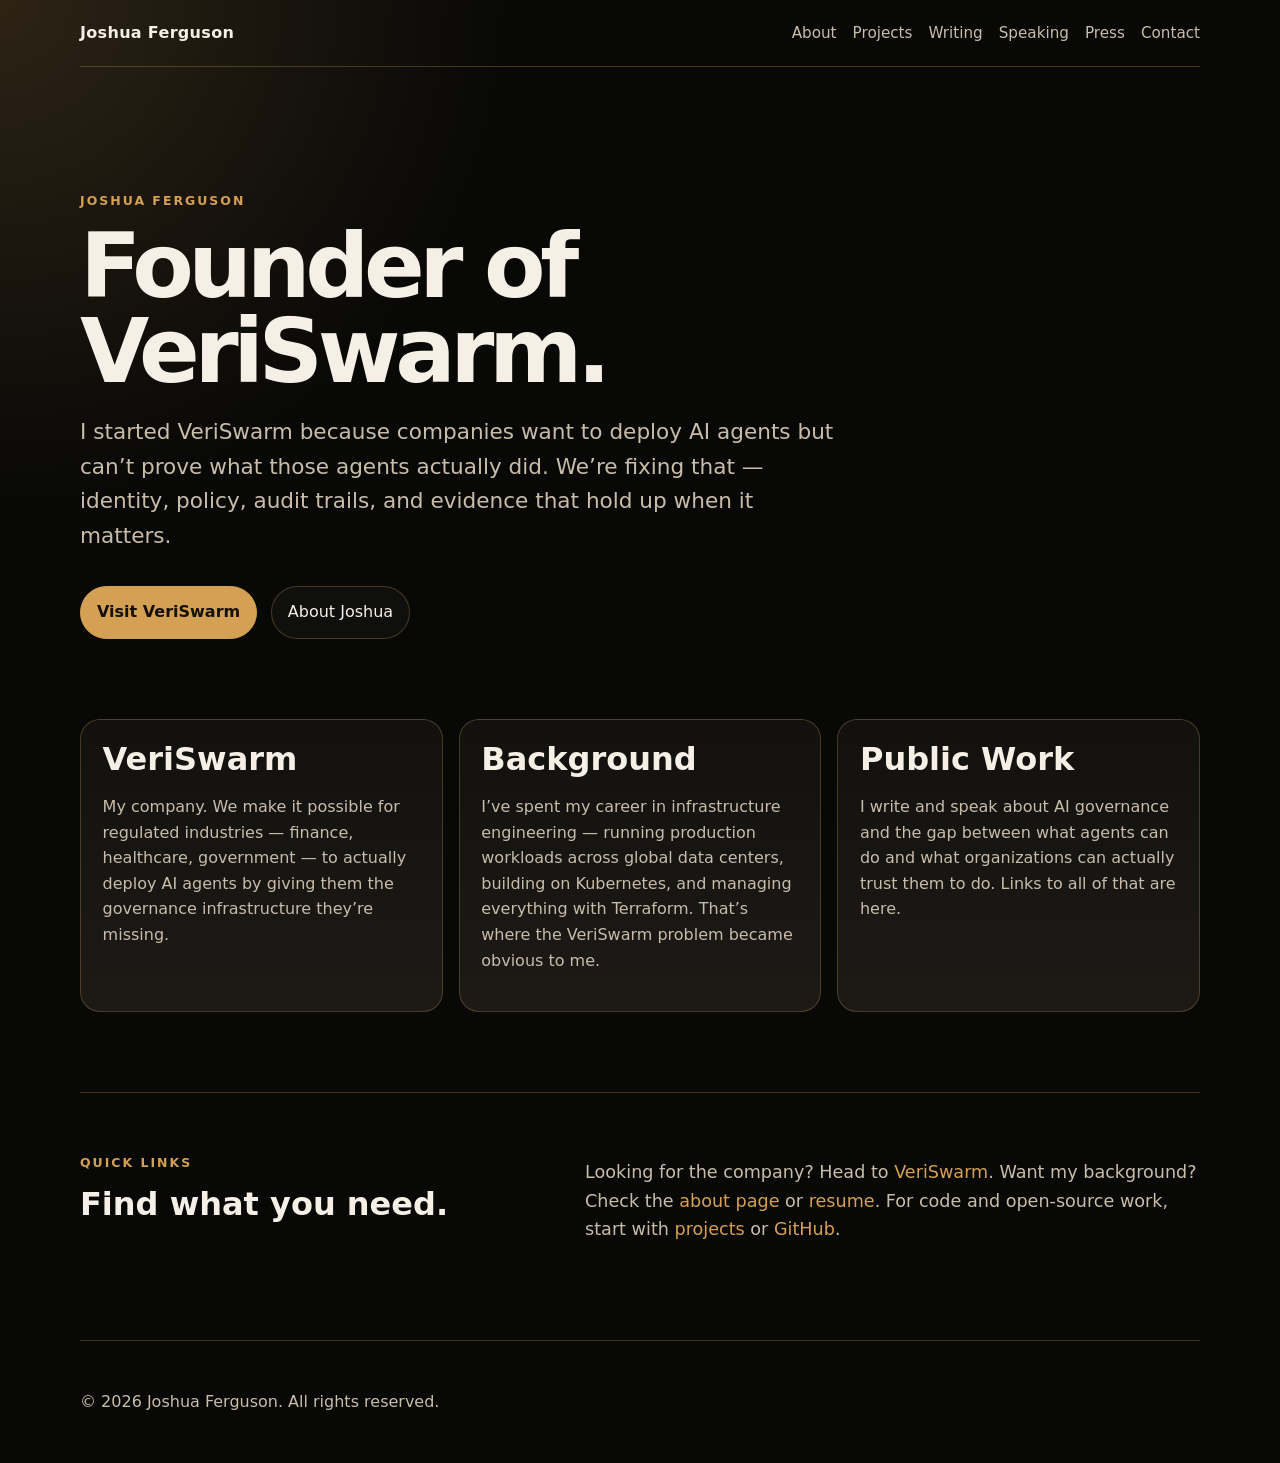
<file: index.html>
<!doctype html>
<html lang="en">
<head>
  <meta charset="utf-8" />
  <meta name="viewport" content="width=device-width, initial-scale=1" />
  <title>Joshua Ferguson — Founder of VeriSwarm</title>
  <meta name="description" content="Joshua Ferguson is the founder of VeriSwarm, building governance infrastructure for AI agents in regulated industries." />
  <link rel="canonical" href="https://joshua-ferguson.com/" />
  <link rel="icon" href="/favicon.svg" type="image/svg+xml" />
  <link rel="me" href="https://www.linkedin.com/in/joshuaaferguson" />
  <link rel="me" href="https://github.com/JoshuaAFerguson" />
  <link rel="me" href="https://sessionize.com/JoshuaFerguson/" />

  <!-- Open Graph -->
  <meta property="og:type" content="website" />
  <meta property="og:title" content="Joshua Ferguson — Founder of VeriSwarm" />
  <meta property="og:description" content="Joshua Ferguson is the founder of VeriSwarm, building governance infrastructure for AI agents in regulated industries." />
  <meta property="og:url" content="https://joshua-ferguson.com/" />
  <meta property="og:site_name" content="Joshua Ferguson" />
  <meta property="og:image" content="https://joshua-ferguson.com/assets/img/joshua-ferguson.png" />

  <!-- Twitter Card -->
  <meta name="twitter:card" content="summary" />
  <meta name="twitter:title" content="Joshua Ferguson — Founder of VeriSwarm" />
  <meta name="twitter:description" content="Joshua Ferguson is the founder of VeriSwarm, building governance infrastructure for AI agents in regulated industries." />
  <meta name="twitter:image" content="https://joshua-ferguson.com/assets/img/joshua-ferguson.png" />

  <link rel="stylesheet" href="assets/css/styles.css" />

  <script type="application/ld+json">
  {
    "@context": "https://schema.org",
    "@type": "Person",
    "name": "Joshua Ferguson",
    "url": "https://joshua-ferguson.com/",
    "jobTitle": "Founder",
    "image": "https://joshua-ferguson.com/assets/img/joshua-ferguson.png",
    "description": "Joshua Ferguson is the founder of VeriSwarm, building governance infrastructure for AI agents in regulated industries.",
    "worksFor": {
      "@type": "Organization",
      "name": "VeriSwarm",
      "url": "https://veriswarm.ai/"
    },
    "founder": {
      "@type": "Organization",
      "name": "VeriSwarm",
      "url": "https://veriswarm.ai/",
      "description": "AI agent governance infrastructure for regulated industries. Identity, policy enforcement, audit trails, and verifiable evidence for autonomous systems.",
      "foundingDate": "2025"
    },
    "knowsAbout": [
      "AI agents",
      "AI governance",
      "Infrastructure engineering",
      "Kubernetes",
      "Terraform",
      "Cloud infrastructure",
      "Production systems",
      "AI agent security"
    ],
    "sameAs": [
      "https://www.linkedin.com/in/joshuaaferguson",
      "https://github.com/JoshuaAFerguson",
      "https://sessionize.com/JoshuaFerguson/",
      "https://veriswarm.ai/"
    ]
  }
  </script>
  <script type="application/ld+json">
  {
    "@context": "https://schema.org",
    "@type": "WebSite",
    "name": "Joshua Ferguson",
    "url": "https://joshua-ferguson.com/"
  }
  </script>
</head>
<body>
  <header class="site-header">
    <a class="brand" href="index.html">Joshua Ferguson</a>
    <nav class="nav" aria-label="Primary navigation">
      <a href="about.html">About</a>
      <a href="projects.html">Projects</a>
      <a href="writing.html">Writing</a>
      <a href="speaking.html">Speaking</a>
      <a href="press.html">Press</a>
      <a href="contact.html">Contact</a>
    </nav>
  </header>

  <main>
    <section class="hero">
      <p class="eyebrow">Joshua Ferguson</p>
      <h1>Founder of VeriSwarm.</h1>
      <p class="lede">I started VeriSwarm because companies want to deploy AI agents but can’t prove what those agents actually did. We’re fixing that — identity, policy, audit trails, and evidence that hold up when it matters.</p>
      <div class="button-row">
        <a class="button primary" href="https://veriswarm.ai/">Visit VeriSwarm</a>
        <a class="button" href="about.html">About Joshua</a>
      </div>
    </section>

    <section class="grid cards" aria-label="Professional focus areas">
      <article class="card">
        <h2>VeriSwarm</h2>
        <p>My company. We make it possible for regulated industries — finance, healthcare, government — to actually deploy AI agents by giving them the governance infrastructure they’re missing.</p>
      </article>
      <article class="card">
        <h2>Background</h2>
        <p>I’ve spent my career in infrastructure engineering — running production workloads across global data centers, building on Kubernetes, and managing everything with Terraform. That’s where the VeriSwarm problem became obvious to me.</p>
      </article>
      <article class="card">
        <h2>Public Work</h2>
        <p>I write and speak about AI governance and the gap between what agents can do and what organizations can actually trust them to do. Links to all of that are here.</p>
      </article>
    </section>

    <section class="split">
      <div>
        <p class="eyebrow">Quick Links</p>
        <h2>Find what you need.</h2>
      </div>
      <p>Looking for the company? Head to <a href="https://veriswarm.ai/">VeriSwarm</a>. Want my background? Check the <a href="about.html">about page</a> or <a href="https://resume.joshua-ferguson.com/">resume</a>. For code and open-source work, start with <a href="projects.html">projects</a> or <a href="https://github.com/JoshuaAFerguson">GitHub</a>.</p>
    </section>
  </main>

  <footer class="site-footer">
    <p>© <span id="year"></span> Joshua Ferguson. All rights reserved.</p>
  </footer>
  <script src="assets/js/main.js"></script>
</body>
</html>
</file>
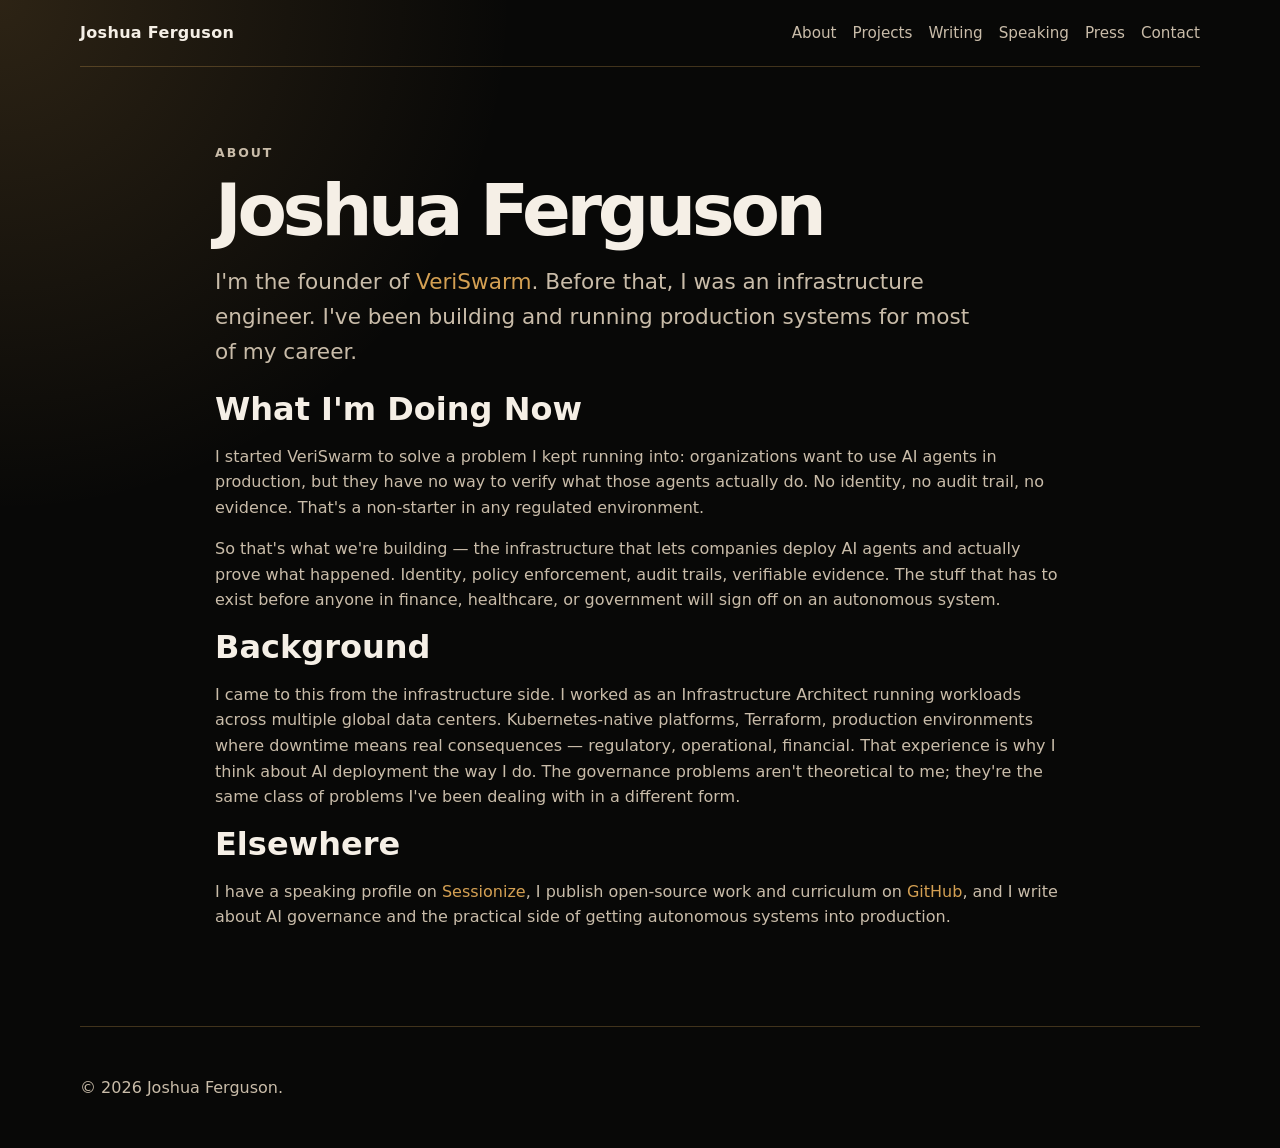
<file: about.html>
<!doctype html>
<html lang="en">
<head>
  <meta charset="utf-8" />
  <meta name="viewport" content="width=device-width, initial-scale=1" />
  <title>About | Joshua Ferguson</title>
  <meta name="description" content="About Joshua Ferguson — founder of VeriSwarm, infrastructure engineer, and AI governance advocate." />
  <link rel="canonical" href="https://joshua-ferguson.com/about.html" />
  <link rel="icon" href="/favicon.svg" type="image/svg+xml" />

  <meta property="og:type" content="profile" />
  <meta property="og:title" content="About Joshua Ferguson" />
  <meta property="og:description" content="Founder of VeriSwarm, infrastructure engineer, and AI governance advocate." />
  <meta property="og:url" content="https://joshua-ferguson.com/about.html" />
  <meta property="og:site_name" content="Joshua Ferguson" />
  <meta property="og:image" content="https://joshua-ferguson.com/assets/img/joshua-ferguson.png" />
  <meta property="profile:first_name" content="Joshua" />
  <meta property="profile:last_name" content="Ferguson" />

  <meta name="twitter:card" content="summary" />
  <meta name="twitter:title" content="About Joshua Ferguson" />
  <meta name="twitter:description" content="Founder of VeriSwarm, infrastructure engineer, and AI governance advocate." />
  <meta name="twitter:image" content="https://joshua-ferguson.com/assets/img/joshua-ferguson.png" />

  <link rel="stylesheet" href="assets/css/styles.css" />

  <script type="application/ld+json">
  {
    "@context": "https://schema.org",
    "@type": "Person",
    "name": "Joshua Ferguson",
    "url": "https://joshua-ferguson.com/",
    "image": "https://joshua-ferguson.com/assets/img/joshua-ferguson.png",
    "jobTitle": "Founder",
    "worksFor": {
      "@type": "Organization",
      "name": "VeriSwarm",
      "url": "https://veriswarm.ai/"
    },
    "knowsAbout": ["AI agents", "AI governance", "Infrastructure engineering", "Kubernetes", "Terraform"],
    "sameAs": [
      "https://www.linkedin.com/in/joshuaaferguson",
      "https://github.com/JoshuaAFerguson",
      "https://sessionize.com/JoshuaFerguson/",
      "https://veriswarm.ai/"
    ]
  }
  </script>
</head>
<body>
  <header class="site-header"><a class="brand" href="index.html">Joshua Ferguson</a><nav class="nav"><a href="about.html">About</a><a href="projects.html">Projects</a><a href="writing.html">Writing</a><a href="speaking.html">Speaking</a><a href="press.html">Press</a><a href="contact.html">Contact</a></nav></header>
  <main class="content">
    <p class="eyebrow">About</p>
    <h1>Joshua Ferguson</h1>
    <p class="lede">I'm the founder of <a href="https://veriswarm.ai/">VeriSwarm</a>. Before that, I was an infrastructure engineer. I've been building and running production systems for most of my career.</p>

    <h2>What I'm Doing Now</h2>
    <p>I started VeriSwarm to solve a problem I kept running into: organizations want to use AI agents in production, but they have no way to verify what those agents actually do. No identity, no audit trail, no evidence. That's a non-starter in any regulated environment.</p>
    <p>So that's what we're building — the infrastructure that lets companies deploy AI agents and actually prove what happened. Identity, policy enforcement, audit trails, verifiable evidence. The stuff that has to exist before anyone in finance, healthcare, or government will sign off on an autonomous system.</p>

    <h2>Background</h2>
    <p>I came to this from the infrastructure side. I worked as an Infrastructure Architect running workloads across multiple global data centers. Kubernetes-native platforms, Terraform, production environments where downtime means real consequences — regulatory, operational, financial. That experience is why I think about AI deployment the way I do. The governance problems aren't theoretical to me; they're the same class of problems I've been dealing with in a different form.</p>

    <h2>Elsewhere</h2>
    <p>I have a speaking profile on <a href="https://sessionize.com/JoshuaFerguson/">Sessionize</a>, I publish open-source work and curriculum on <a href="https://github.com/JoshuaAFerguson">GitHub</a>, and I write about AI governance and the practical side of getting autonomous systems into production.</p>
  </main>
  <footer class="site-footer"><p>© <span id="year"></span> Joshua Ferguson.</p></footer>
  <script src="assets/js/main.js"></script>
</body>
</html>
</file>
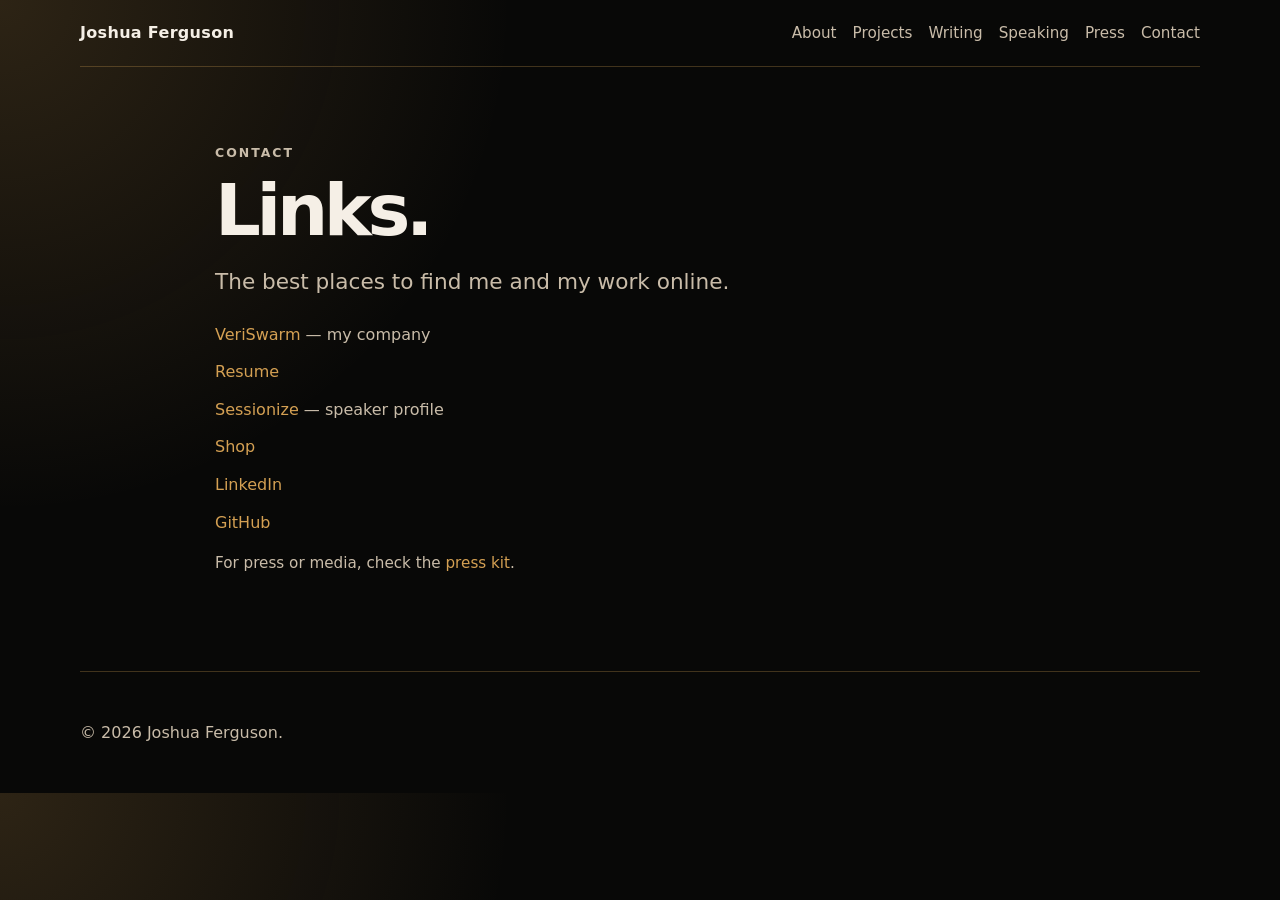
<file: contact.html>
<!doctype html>
<html lang="en">
<head><meta charset="utf-8" /><meta name="viewport" content="width=device-width, initial-scale=1" /><title>Contact | Joshua Ferguson</title><meta name="description" content="Links and contact information for Joshua Ferguson — VeriSwarm, LinkedIn, GitHub, and more." /><link rel="canonical" href="https://joshua-ferguson.com/contact.html" /><link rel="icon" href="/favicon.svg" type="image/svg+xml" />

  <meta property="og:type" content="website" />
  <meta property="og:title" content="Contact — Joshua Ferguson" />
  <meta property="og:description" content="Links and contact information for Joshua Ferguson — VeriSwarm, LinkedIn, GitHub, and more." />
  <meta property="og:url" content="https://joshua-ferguson.com/contact.html" />
  <meta property="og:site_name" content="Joshua Ferguson" />
  <meta property="og:image" content="https://joshua-ferguson.com/assets/img/joshua-ferguson.png" />

  <meta name="twitter:card" content="summary" />
  <meta name="twitter:title" content="Contact — Joshua Ferguson" />
  <meta name="twitter:description" content="Links and contact information for Joshua Ferguson — VeriSwarm, LinkedIn, GitHub, and more." />
  <meta name="twitter:image" content="https://joshua-ferguson.com/assets/img/joshua-ferguson.png" />

  <link rel="stylesheet" href="assets/css/styles.css" /></head>
<body><header class="site-header"><a class="brand" href="index.html">Joshua Ferguson</a><nav class="nav"><a href="about.html">About</a><a href="projects.html">Projects</a><a href="writing.html">Writing</a><a href="speaking.html">Speaking</a><a href="press.html">Press</a><a href="contact.html">Contact</a></nav></header>
<main class="content"><p class="eyebrow">Contact</p><h1>Links.</h1><p class="lede">The best places to find me and my work online.</p><ul class="link-list"><li><a href="https://veriswarm.ai/">VeriSwarm</a> — my company</li><li><a href="https://resume.joshua-ferguson.com/">Resume</a></li><li><a href="https://sessionize.com/JoshuaFerguson/">Sessionize</a> — speaker profile</li><li><a href="https://shop.joshua-ferguson.com/">Shop</a></li><li><a href="https://www.linkedin.com/in/joshuaaferguson" rel="me">LinkedIn</a></li><li><a href="https://github.com/JoshuaAFerguson" rel="me">GitHub</a></li></ul><p class="muted">For press or media, check the <a href="press.html">press kit</a>.</p></main>
<footer class="site-footer"><p>© <span id="year"></span> Joshua Ferguson.</p></footer><script src="assets/js/main.js"></script></body></html>
</file>
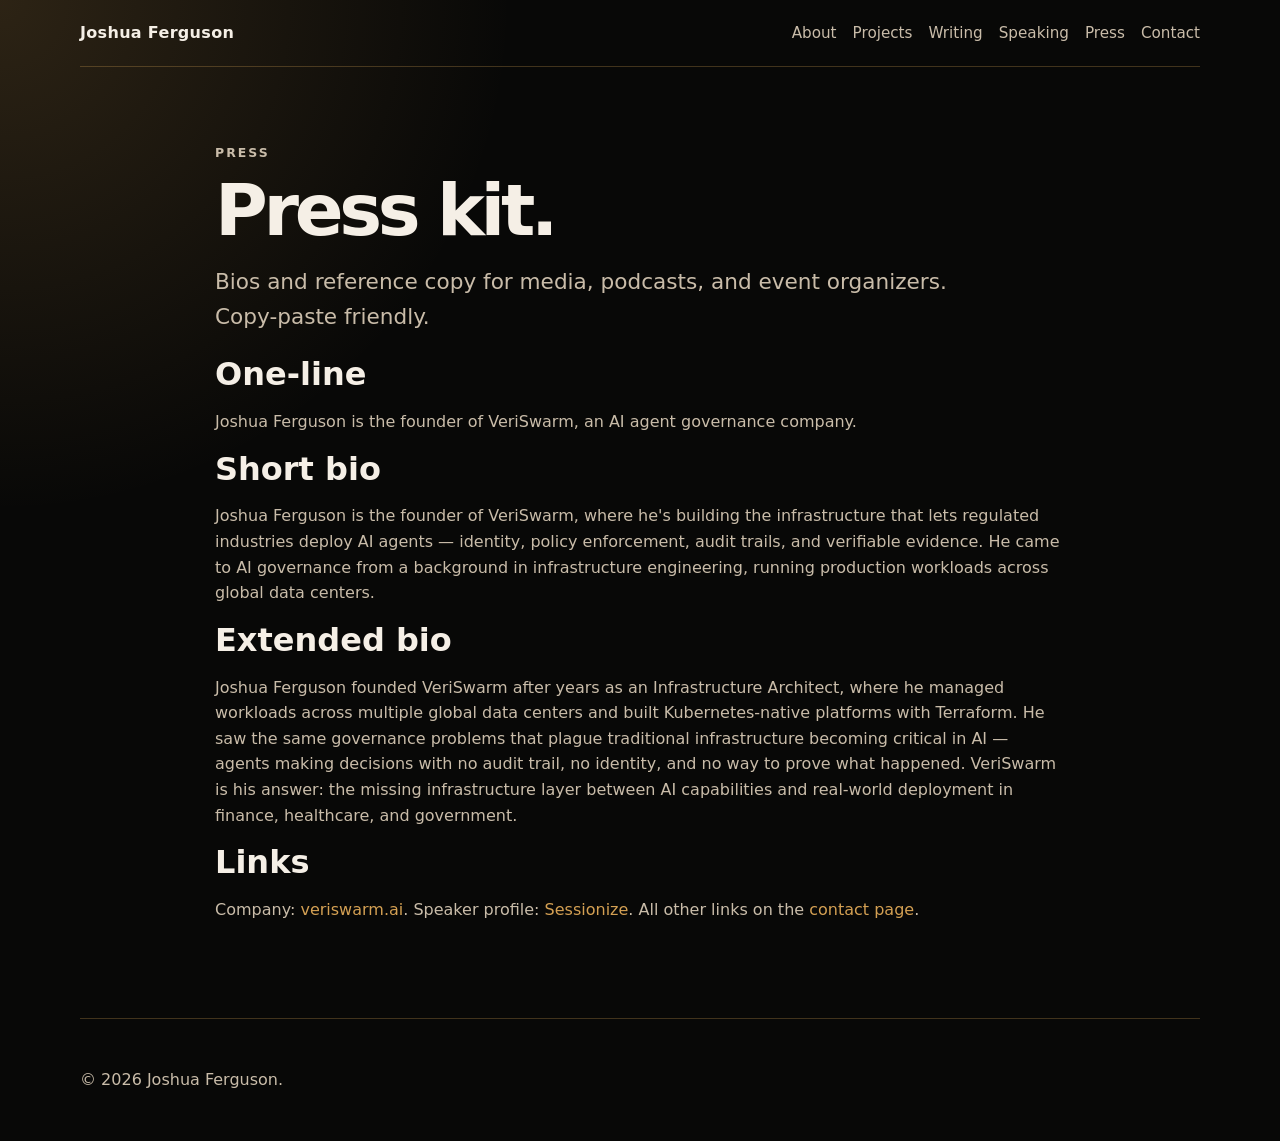
<file: press.html>
<!doctype html>
<html lang="en">
<head><meta charset="utf-8" /><meta name="viewport" content="width=device-width, initial-scale=1" /><title>Press | Joshua Ferguson</title><meta name="description" content="Press kit for Joshua Ferguson, founder of VeriSwarm. Bios, reference copy, and media links." /><link rel="canonical" href="https://joshua-ferguson.com/press.html" /><link rel="icon" href="/favicon.svg" type="image/svg+xml" />

  <meta property="og:type" content="website" />
  <meta property="og:title" content="Press Kit — Joshua Ferguson" />
  <meta property="og:description" content="Bios, reference copy, and media links for Joshua Ferguson, founder of VeriSwarm." />
  <meta property="og:url" content="https://joshua-ferguson.com/press.html" />
  <meta property="og:site_name" content="Joshua Ferguson" />
  <meta property="og:image" content="https://joshua-ferguson.com/assets/img/joshua-ferguson.png" />

  <meta name="twitter:card" content="summary" />
  <meta name="twitter:title" content="Press Kit — Joshua Ferguson" />
  <meta name="twitter:description" content="Bios, reference copy, and media links for Joshua Ferguson, founder of VeriSwarm." />
  <meta name="twitter:image" content="https://joshua-ferguson.com/assets/img/joshua-ferguson.png" />

  <link rel="stylesheet" href="assets/css/styles.css" /></head>
<body><header class="site-header"><a class="brand" href="index.html">Joshua Ferguson</a><nav class="nav"><a href="about.html">About</a><a href="projects.html">Projects</a><a href="writing.html">Writing</a><a href="speaking.html">Speaking</a><a href="press.html">Press</a><a href="contact.html">Contact</a></nav></header>
<main class="content"><p class="eyebrow">Press</p><h1>Press kit.</h1><p class="lede">Bios and reference copy for media, podcasts, and event organizers. Copy-paste friendly.</p><h2>One-line</h2><p>Joshua Ferguson is the founder of VeriSwarm, an AI agent governance company.</p><h2>Short bio</h2><p>Joshua Ferguson is the founder of VeriSwarm, where he's building the infrastructure that lets regulated industries deploy AI agents — identity, policy enforcement, audit trails, and verifiable evidence. He came to AI governance from a background in infrastructure engineering, running production workloads across global data centers.</p><h2>Extended bio</h2><p>Joshua Ferguson founded VeriSwarm after years as an Infrastructure Architect, where he managed workloads across multiple global data centers and built Kubernetes-native platforms with Terraform. He saw the same governance problems that plague traditional infrastructure becoming critical in AI — agents making decisions with no audit trail, no identity, and no way to prove what happened. VeriSwarm is his answer: the missing infrastructure layer between AI capabilities and real-world deployment in finance, healthcare, and government.</p><h2>Links</h2><p>Company: <a href="https://veriswarm.ai/">veriswarm.ai</a>. Speaker profile: <a href="https://sessionize.com/JoshuaFerguson/">Sessionize</a>. All other links on the <a href="contact.html">contact page</a>.</p></main>
<footer class="site-footer"><p>© <span id="year"></span> Joshua Ferguson.</p></footer><script src="assets/js/main.js"></script></body></html>
</file>
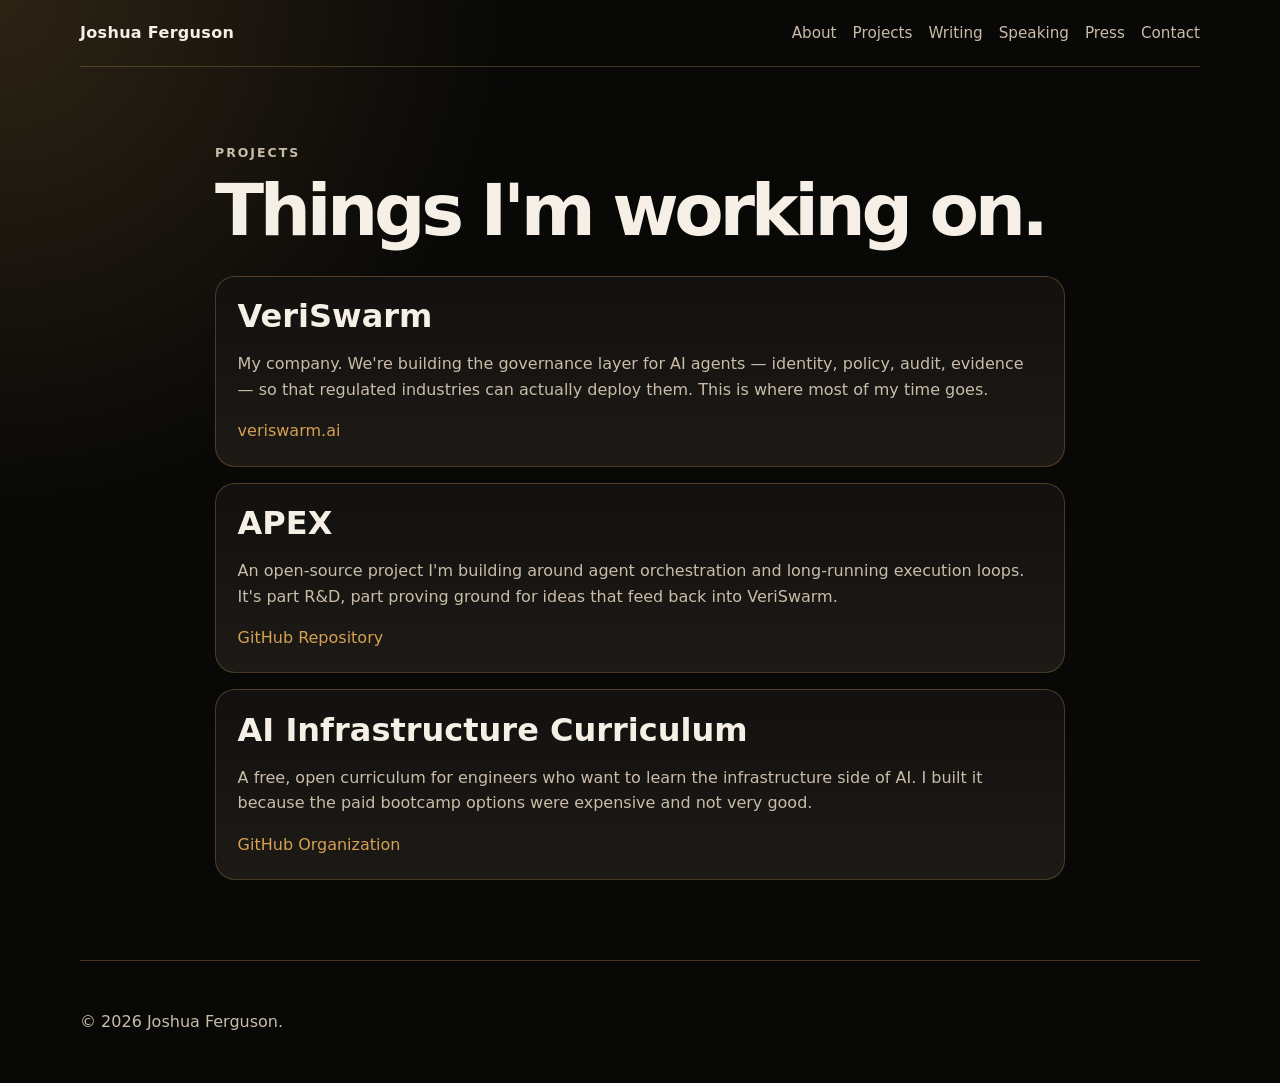
<file: projects.html>
<!doctype html>
<html lang="en">
<head><meta charset="utf-8" /><meta name="viewport" content="width=device-width, initial-scale=1" /><title>Projects | Joshua Ferguson</title><meta name="description" content="Projects by Joshua Ferguson — VeriSwarm, APEX agent orchestration, and an open AI infrastructure curriculum." /><link rel="canonical" href="https://joshua-ferguson.com/projects.html" /><link rel="icon" href="/favicon.svg" type="image/svg+xml" />

  <meta property="og:type" content="website" />
  <meta property="og:title" content="Projects — Joshua Ferguson" />
  <meta property="og:description" content="VeriSwarm, APEX agent orchestration, and an open AI infrastructure curriculum." />
  <meta property="og:url" content="https://joshua-ferguson.com/projects.html" />
  <meta property="og:site_name" content="Joshua Ferguson" />
  <meta property="og:image" content="https://joshua-ferguson.com/assets/img/joshua-ferguson.png" />

  <meta name="twitter:card" content="summary" />
  <meta name="twitter:title" content="Projects — Joshua Ferguson" />
  <meta name="twitter:description" content="VeriSwarm, APEX agent orchestration, and an open AI infrastructure curriculum." />
  <meta name="twitter:image" content="https://joshua-ferguson.com/assets/img/joshua-ferguson.png" />

  <link rel="stylesheet" href="assets/css/styles.css" /></head>
<body>
<header class="site-header"><a class="brand" href="index.html">Joshua Ferguson</a><nav class="nav"><a href="about.html">About</a><a href="projects.html">Projects</a><a href="writing.html">Writing</a><a href="speaking.html">Speaking</a><a href="press.html">Press</a><a href="contact.html">Contact</a></nav></header>
<main class="content"><p class="eyebrow">Projects</p><h1>Things I'm working on.</h1>
<section class="project-list">
<article class="project"><h2>VeriSwarm</h2><p>My company. We're building the governance layer for AI agents — identity, policy, audit, evidence — so that regulated industries can actually deploy them. This is where most of my time goes.</p><a href="https://veriswarm.ai/">veriswarm.ai</a></article>
<article class="project"><h2>APEX</h2><p>An open-source project I'm building around agent orchestration and long-running execution loops. It's part R&D, part proving ground for ideas that feed back into VeriSwarm.</p><a href="https://github.com/JoshuaAFerguson/APEX">GitHub Repository</a></article>
<article class="project"><h2>AI Infrastructure Curriculum</h2><p>A free, open curriculum for engineers who want to learn the infrastructure side of AI. I built it because the paid bootcamp options were expensive and not very good.</p><a href="https://github.com/ai-infra-curriculum">GitHub Organization</a></article>
</section></main>
<footer class="site-footer"><p>© <span id="year"></span> Joshua Ferguson.</p></footer><script src="assets/js/main.js"></script>
</body></html>
</file>
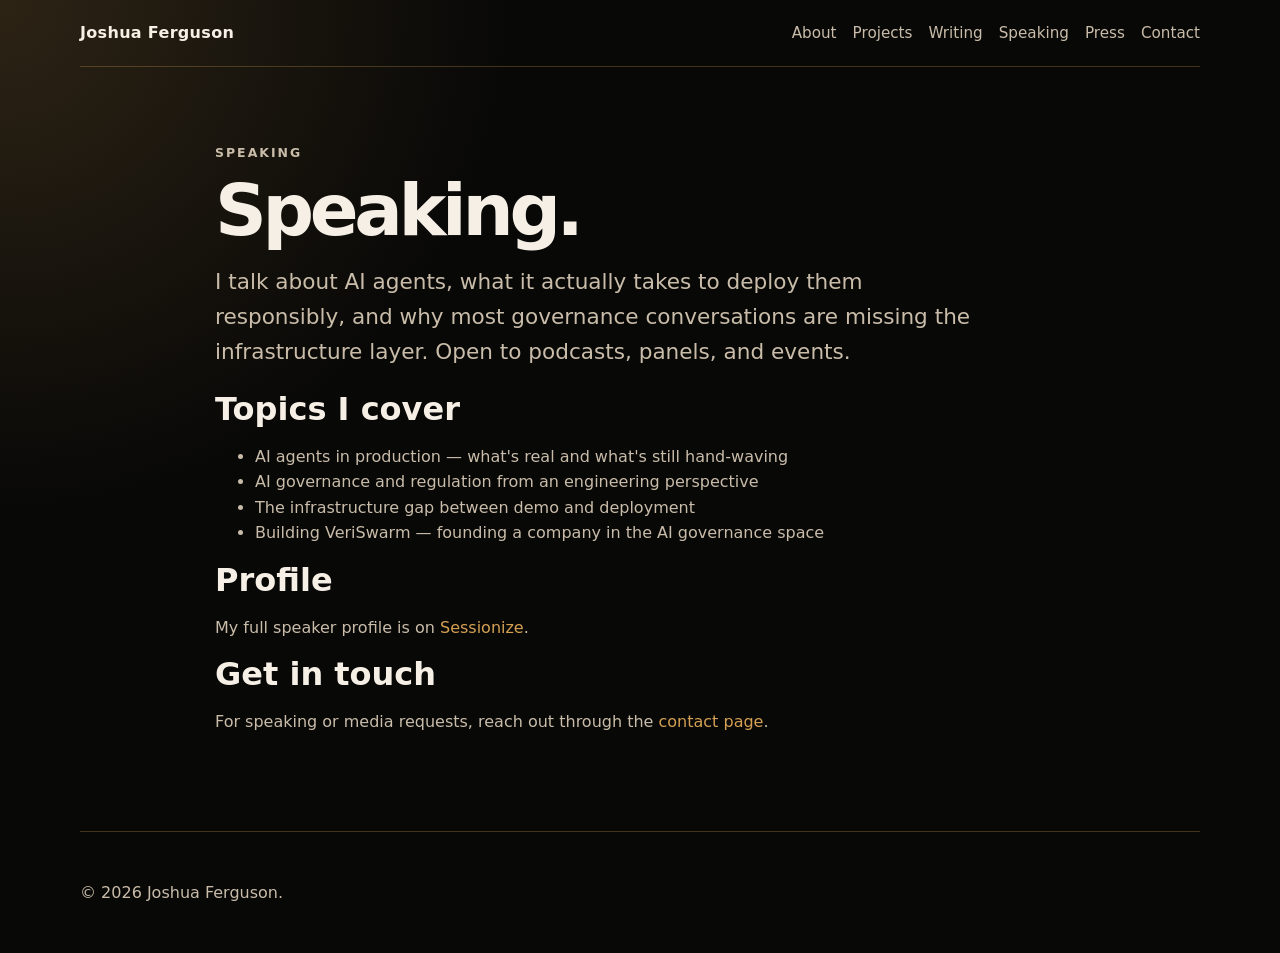
<file: speaking.html>
<!doctype html>
<html lang="en">
<head><meta charset="utf-8" /><meta name="viewport" content="width=device-width, initial-scale=1" /><title>Speaking | Joshua Ferguson</title><meta name="description" content="Speaking topics and availability for Joshua Ferguson — AI agents, governance, and deployment in regulated industries." /><link rel="canonical" href="https://joshua-ferguson.com/speaking.html" /><link rel="icon" href="/favicon.svg" type="image/svg+xml" />

  <meta property="og:type" content="website" />
  <meta property="og:title" content="Speaking — Joshua Ferguson" />
  <meta property="og:description" content="AI agents, governance, and deployment in regulated industries. Available for podcasts, panels, and events." />
  <meta property="og:url" content="https://joshua-ferguson.com/speaking.html" />
  <meta property="og:site_name" content="Joshua Ferguson" />
  <meta property="og:image" content="https://joshua-ferguson.com/assets/img/joshua-ferguson.png" />

  <meta name="twitter:card" content="summary" />
  <meta name="twitter:title" content="Speaking — Joshua Ferguson" />
  <meta name="twitter:description" content="AI agents, governance, and deployment in regulated industries. Available for podcasts, panels, and events." />
  <meta name="twitter:image" content="https://joshua-ferguson.com/assets/img/joshua-ferguson.png" />

  <link rel="stylesheet" href="assets/css/styles.css" /></head>
<body><header class="site-header"><a class="brand" href="index.html">Joshua Ferguson</a><nav class="nav"><a href="about.html">About</a><a href="projects.html">Projects</a><a href="writing.html">Writing</a><a href="speaking.html">Speaking</a><a href="press.html">Press</a><a href="contact.html">Contact</a></nav></header>
<main class="content"><p class="eyebrow">Speaking</p><h1>Speaking.</h1><p class="lede">I talk about AI agents, what it actually takes to deploy them responsibly, and why most governance conversations are missing the infrastructure layer. Open to podcasts, panels, and events.</p><h2>Topics I cover</h2><ul><li>AI agents in production — what's real and what's still hand-waving</li><li>AI governance and regulation from an engineering perspective</li><li>The infrastructure gap between demo and deployment</li><li>Building VeriSwarm — founding a company in the AI governance space</li></ul><h2>Profile</h2><p>My full speaker profile is on <a href="https://sessionize.com/JoshuaFerguson/">Sessionize</a>.</p><h2>Get in touch</h2><p>For speaking or media requests, reach out through the <a href="contact.html">contact page</a>.</p></main>
<footer class="site-footer"><p>© <span id="year"></span> Joshua Ferguson.</p></footer><script src="assets/js/main.js"></script></body></html>
</file>
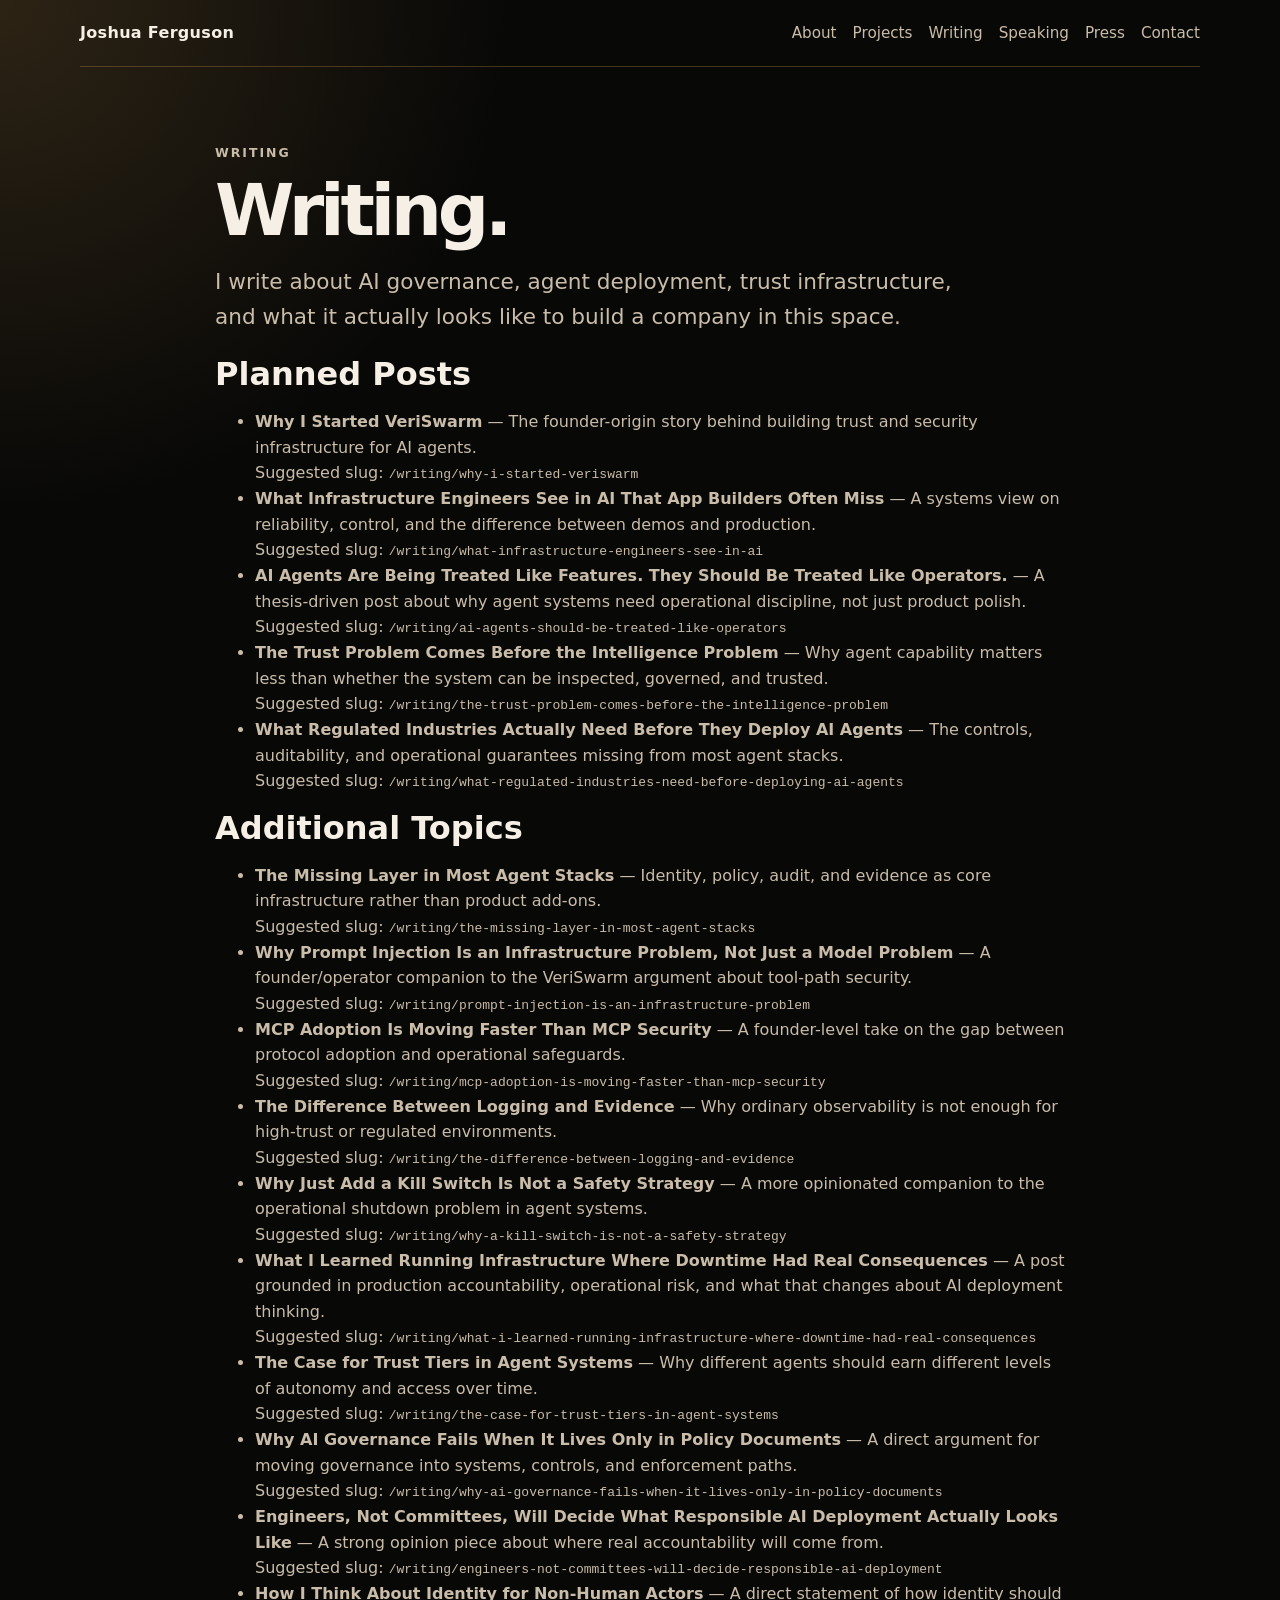
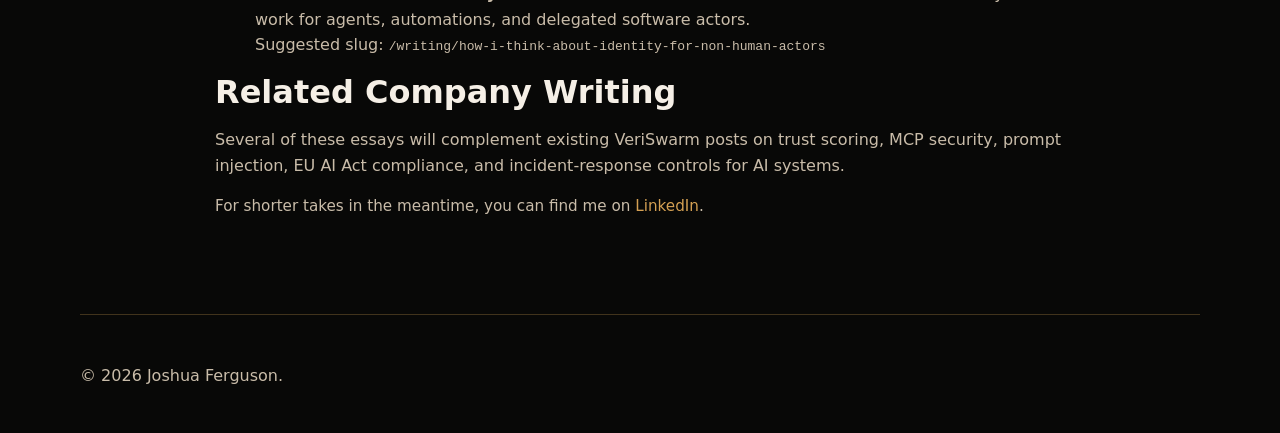
<file: writing.html>
<!doctype html>
<html lang="en">
<head><meta charset="utf-8" /><meta name="viewport" content="width=device-width, initial-scale=1" /><title>Writing | Joshua Ferguson</title><meta name="description" content="Writing, essays, and planned posts by Joshua Ferguson on AI governance, agent deployment, and trust infrastructure." /><link rel="canonical" href="https://joshua-ferguson.com/writing.html" /><link rel="icon" href="/favicon.svg" type="image/svg+xml" />

  <meta property="og:type" content="website" />
  <meta property="og:title" content="Writing — Joshua Ferguson" />
  <meta property="og:description" content="Writing, essays, and planned posts on AI governance, agent deployment, and trust infrastructure." />
  <meta property="og:url" content="https://joshua-ferguson.com/writing.html" />
  <meta property="og:site_name" content="Joshua Ferguson" />
  <meta property="og:image" content="https://joshua-ferguson.com/assets/img/joshua-ferguson.png" />

  <meta name="twitter:card" content="summary" />
  <meta name="twitter:title" content="Writing — Joshua Ferguson" />
  <meta name="twitter:description" content="Writing, essays, and planned posts on AI governance, agent deployment, and trust infrastructure." />
  <meta name="twitter:image" content="https://joshua-ferguson.com/assets/img/joshua-ferguson.png" />

  <link rel="stylesheet" href="assets/css/styles.css" /></head>
<body><header class="site-header"><a class="brand" href="index.html">Joshua Ferguson</a><nav class="nav"><a href="about.html">About</a><a href="projects.html">Projects</a><a href="writing.html">Writing</a><a href="speaking.html">Speaking</a><a href="press.html">Press</a><a href="contact.html">Contact</a></nav></header>
<main class="content"><p class="eyebrow">Writing</p><h1>Writing.</h1><p class="lede">I write about AI governance, agent deployment, trust infrastructure, and what it actually looks like to build a company in this space.</p><h2>Planned Posts</h2><ul><li><strong>Why I Started VeriSwarm</strong> — The founder-origin story behind building trust and security infrastructure for AI agents.<br />Suggested slug: <code>/writing/why-i-started-veriswarm</code></li><li><strong>What Infrastructure Engineers See in AI That App Builders Often Miss</strong> — A systems view on reliability, control, and the difference between demos and production.<br />Suggested slug: <code>/writing/what-infrastructure-engineers-see-in-ai</code></li><li><strong>AI Agents Are Being Treated Like Features. They Should Be Treated Like Operators.</strong> — A thesis-driven post about why agent systems need operational discipline, not just product polish.<br />Suggested slug: <code>/writing/ai-agents-should-be-treated-like-operators</code></li><li><strong>The Trust Problem Comes Before the Intelligence Problem</strong> — Why agent capability matters less than whether the system can be inspected, governed, and trusted.<br />Suggested slug: <code>/writing/the-trust-problem-comes-before-the-intelligence-problem</code></li><li><strong>What Regulated Industries Actually Need Before They Deploy AI Agents</strong> — The controls, auditability, and operational guarantees missing from most agent stacks.<br />Suggested slug: <code>/writing/what-regulated-industries-need-before-deploying-ai-agents</code></li></ul><h2>Additional Topics</h2><ul><li><strong>The Missing Layer in Most Agent Stacks</strong> — Identity, policy, audit, and evidence as core infrastructure rather than product add-ons.<br />Suggested slug: <code>/writing/the-missing-layer-in-most-agent-stacks</code></li><li><strong>Why Prompt Injection Is an Infrastructure Problem, Not Just a Model Problem</strong> — A founder/operator companion to the VeriSwarm argument about tool-path security.<br />Suggested slug: <code>/writing/prompt-injection-is-an-infrastructure-problem</code></li><li><strong>MCP Adoption Is Moving Faster Than MCP Security</strong> — A founder-level take on the gap between protocol adoption and operational safeguards.<br />Suggested slug: <code>/writing/mcp-adoption-is-moving-faster-than-mcp-security</code></li><li><strong>The Difference Between Logging and Evidence</strong> — Why ordinary observability is not enough for high-trust or regulated environments.<br />Suggested slug: <code>/writing/the-difference-between-logging-and-evidence</code></li><li><strong>Why Just Add a Kill Switch Is Not a Safety Strategy</strong> — A more opinionated companion to the operational shutdown problem in agent systems.<br />Suggested slug: <code>/writing/why-a-kill-switch-is-not-a-safety-strategy</code></li><li><strong>What I Learned Running Infrastructure Where Downtime Had Real Consequences</strong> — A post grounded in production accountability, operational risk, and what that changes about AI deployment thinking.<br />Suggested slug: <code>/writing/what-i-learned-running-infrastructure-where-downtime-had-real-consequences</code></li><li><strong>The Case for Trust Tiers in Agent Systems</strong> — Why different agents should earn different levels of autonomy and access over time.<br />Suggested slug: <code>/writing/the-case-for-trust-tiers-in-agent-systems</code></li><li><strong>Why AI Governance Fails When It Lives Only in Policy Documents</strong> — A direct argument for moving governance into systems, controls, and enforcement paths.<br />Suggested slug: <code>/writing/why-ai-governance-fails-when-it-lives-only-in-policy-documents</code></li><li><strong>Engineers, Not Committees, Will Decide What Responsible AI Deployment Actually Looks Like</strong> — A strong opinion piece about where real accountability will come from.<br />Suggested slug: <code>/writing/engineers-not-committees-will-decide-responsible-ai-deployment</code></li><li><strong>How I Think About Identity for Non-Human Actors</strong> — A direct statement of how identity should work for agents, automations, and delegated software actors.<br />Suggested slug: <code>/writing/how-i-think-about-identity-for-non-human-actors</code></li></ul><h2>Related Company Writing</h2><p>Several of these essays will complement existing VeriSwarm posts on trust scoring, MCP security, prompt injection, EU AI Act compliance, and incident-response controls for AI systems.</p><p class="muted">For shorter takes in the meantime, you can find me on <a href="https://www.linkedin.com/in/joshuaaferguson">LinkedIn</a>.</p></main>
<footer class="site-footer"><p>© <span id="year"></span> Joshua Ferguson.</p></footer><script src="assets/js/main.js"></script></body></html>
</file>
<file: assets/css/styles.css>
:root {
  --bg: #080807;
  --panel: #12110f;
  --panel-2: #1d1a16;
  --text: #f5efe6;
  --muted: #c9bca9;
  --gold: #d4a053;
  --bronze: #8f6237;
  --line: rgba(212, 160, 83, 0.28);
  --max: 1120px;
}

* { box-sizing: border-box; }
body {
  margin: 0;
  font-family: Inter, ui-sans-serif, system-ui, -apple-system, BlinkMacSystemFont, "Segoe UI", sans-serif;
  background: radial-gradient(circle at top left, rgba(212,160,83,.18), transparent 32rem), var(--bg);
  color: var(--text);
  line-height: 1.6;
}
a { color: var(--gold); text-decoration: none; }
a:hover { text-decoration: underline; }
.site-header, .site-footer, main { width: min(var(--max), calc(100% - 2rem)); margin: 0 auto; }
.site-header { display:flex; justify-content:space-between; align-items:center; gap:1rem; padding:1.25rem 0; border-bottom:1px solid var(--line); }
.brand { color:var(--text); font-weight:800; letter-spacing:.02em; }
.nav { display:flex; flex-wrap:wrap; gap:1rem; font-size:.95rem; }
.nav a { color:var(--muted); }
.nav a:hover { color:var(--gold); }
.hero { padding:7rem 0 5rem; max-width: 880px; }
.eyebrow { color:var(--gold); text-transform:uppercase; letter-spacing:.16em; font-size:.78rem; font-weight:800; }
h1 { font-size: clamp(2.5rem, 7vw, 5.8rem); line-height:.95; margin:.5rem 0 1.25rem; letter-spacing:-.06em; }
h2 { font-size: clamp(1.35rem, 3vw, 2rem); line-height:1.15; margin: 0 0 .75rem; }
.lede { font-size: clamp(1.1rem, 2vw, 1.35rem); color:var(--muted); max-width:760px; }
.button-row { display:flex; flex-wrap:wrap; gap:.85rem; margin-top:2rem; }
.button { border:1px solid var(--line); padding:.8rem 1rem; border-radius:999px; color:var(--text); background:rgba(255,255,255,.03); }
.button.primary { background:var(--gold); color:#15100a; border-color:var(--gold); font-weight:800; }
.grid.cards { display:grid; grid-template-columns:repeat(3,1fr); gap:1rem; margin-bottom:5rem; }
.card, .project, .placeholder { background:linear-gradient(180deg,var(--panel),var(--panel-2)); border:1px solid var(--line); border-radius:1.25rem; padding:1.35rem; }
.card p, .project p { color:var(--muted); }
.split { display:grid; grid-template-columns: 1fr 1.3fr; gap:2rem; padding:3rem 0 5rem; border-top:1px solid var(--line); }
.split p:last-child { color:var(--muted); font-size:1.1rem; }
.content { padding: 4rem 0 5rem; max-width: 850px; }
.content h1 { font-size: clamp(2.4rem, 6vw, 4.5rem); }
.content p, .content li { color:var(--muted); }
.project-list { display:grid; gap:1rem; margin-top:2rem; }
.link-list { list-style:none; padding:0; display:grid; gap:.75rem; }
.muted { color:var(--muted); font-size:.95rem; }
.site-footer { border-top:1px solid var(--line); padding:2rem 0; color:var(--muted); }
@media (max-width: 760px) {
  .site-header { align-items:flex-start; flex-direction:column; }
  .grid.cards, .split { grid-template-columns: 1fr; }
  .hero { padding:4rem 0 3rem; }
}
</file>
